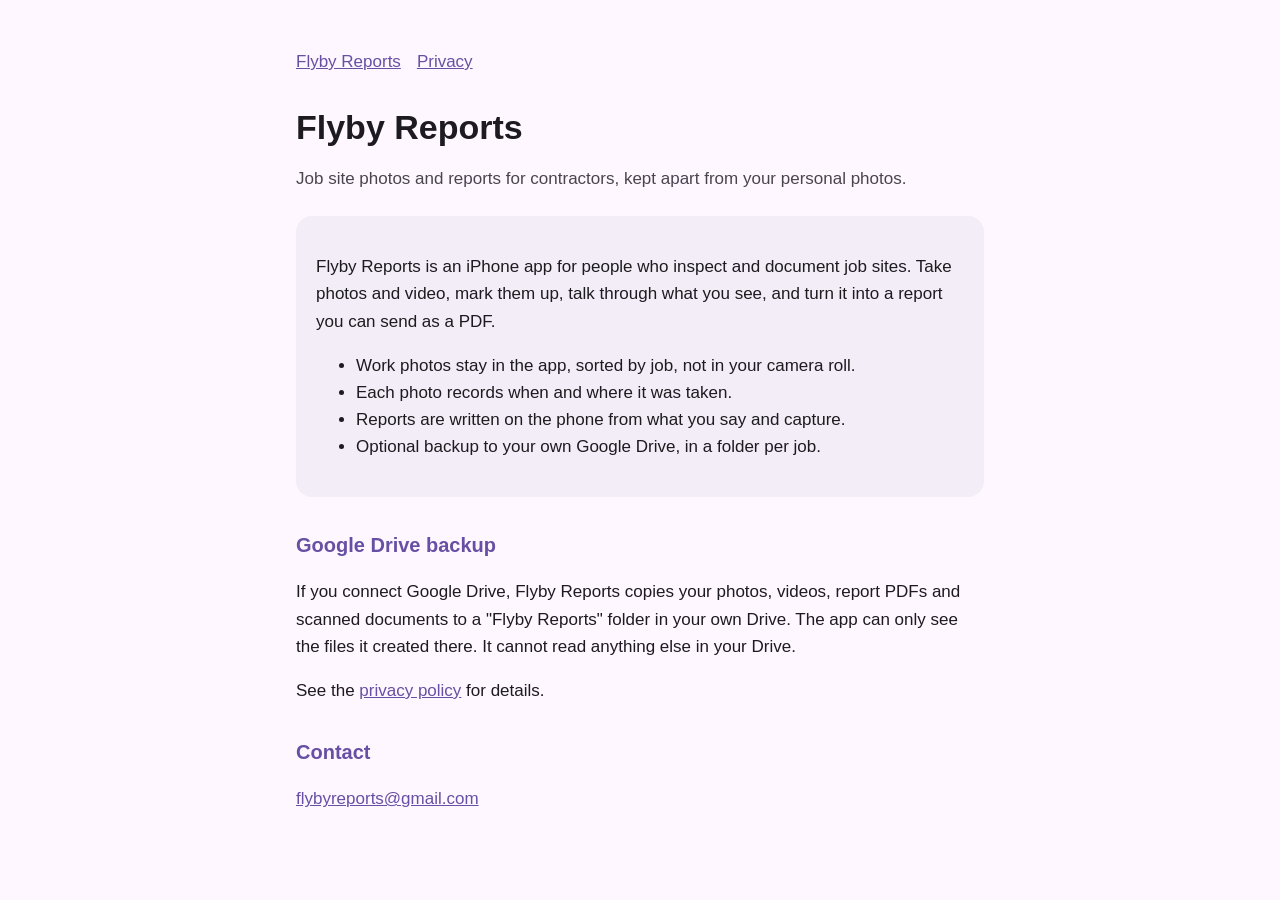
<file: index.html>
<!doctype html>
<html lang="en"><head><meta charset="utf-8"><meta name="viewport" content="width=device-width, initial-scale=1">
<title>Flyby Reports</title><link rel="stylesheet" href="style.css"></head>
<body><main>
<nav><a href="index.html">Flyby Reports</a><a href="privacy.html">Privacy</a></nav>
<h1>Flyby Reports</h1>
<p class="muted">Job site photos and reports for contractors, kept apart from your personal photos.</p>
<div class="card">
<p>Flyby Reports is an iPhone app for people who inspect and document job sites. Take photos and video, mark them up, talk through what you see, and turn it into a report you can send as a PDF.</p>
<ul>
<li>Work photos stay in the app, sorted by job, not in your camera roll.</li>
<li>Each photo records when and where it was taken.</li>
<li>Reports are written on the phone from what you say and capture.</li>
<li>Optional backup to your own Google Drive, in a folder per job.</li>
</ul>
</div>
<h2>Google Drive backup</h2>
<p>If you connect Google Drive, Flyby Reports copies your photos, videos, report PDFs and scanned documents to a "Flyby Reports" folder in your own Drive. The app can only see the files it created there. It cannot read anything else in your Drive.</p>
<p>See the <a href="privacy.html">privacy policy</a> for details.</p>
<h2>Contact</h2>
<p><a href="mailto:flybyreports@gmail.com">flybyreports@gmail.com</a></p>
</main></body></html>
</file>
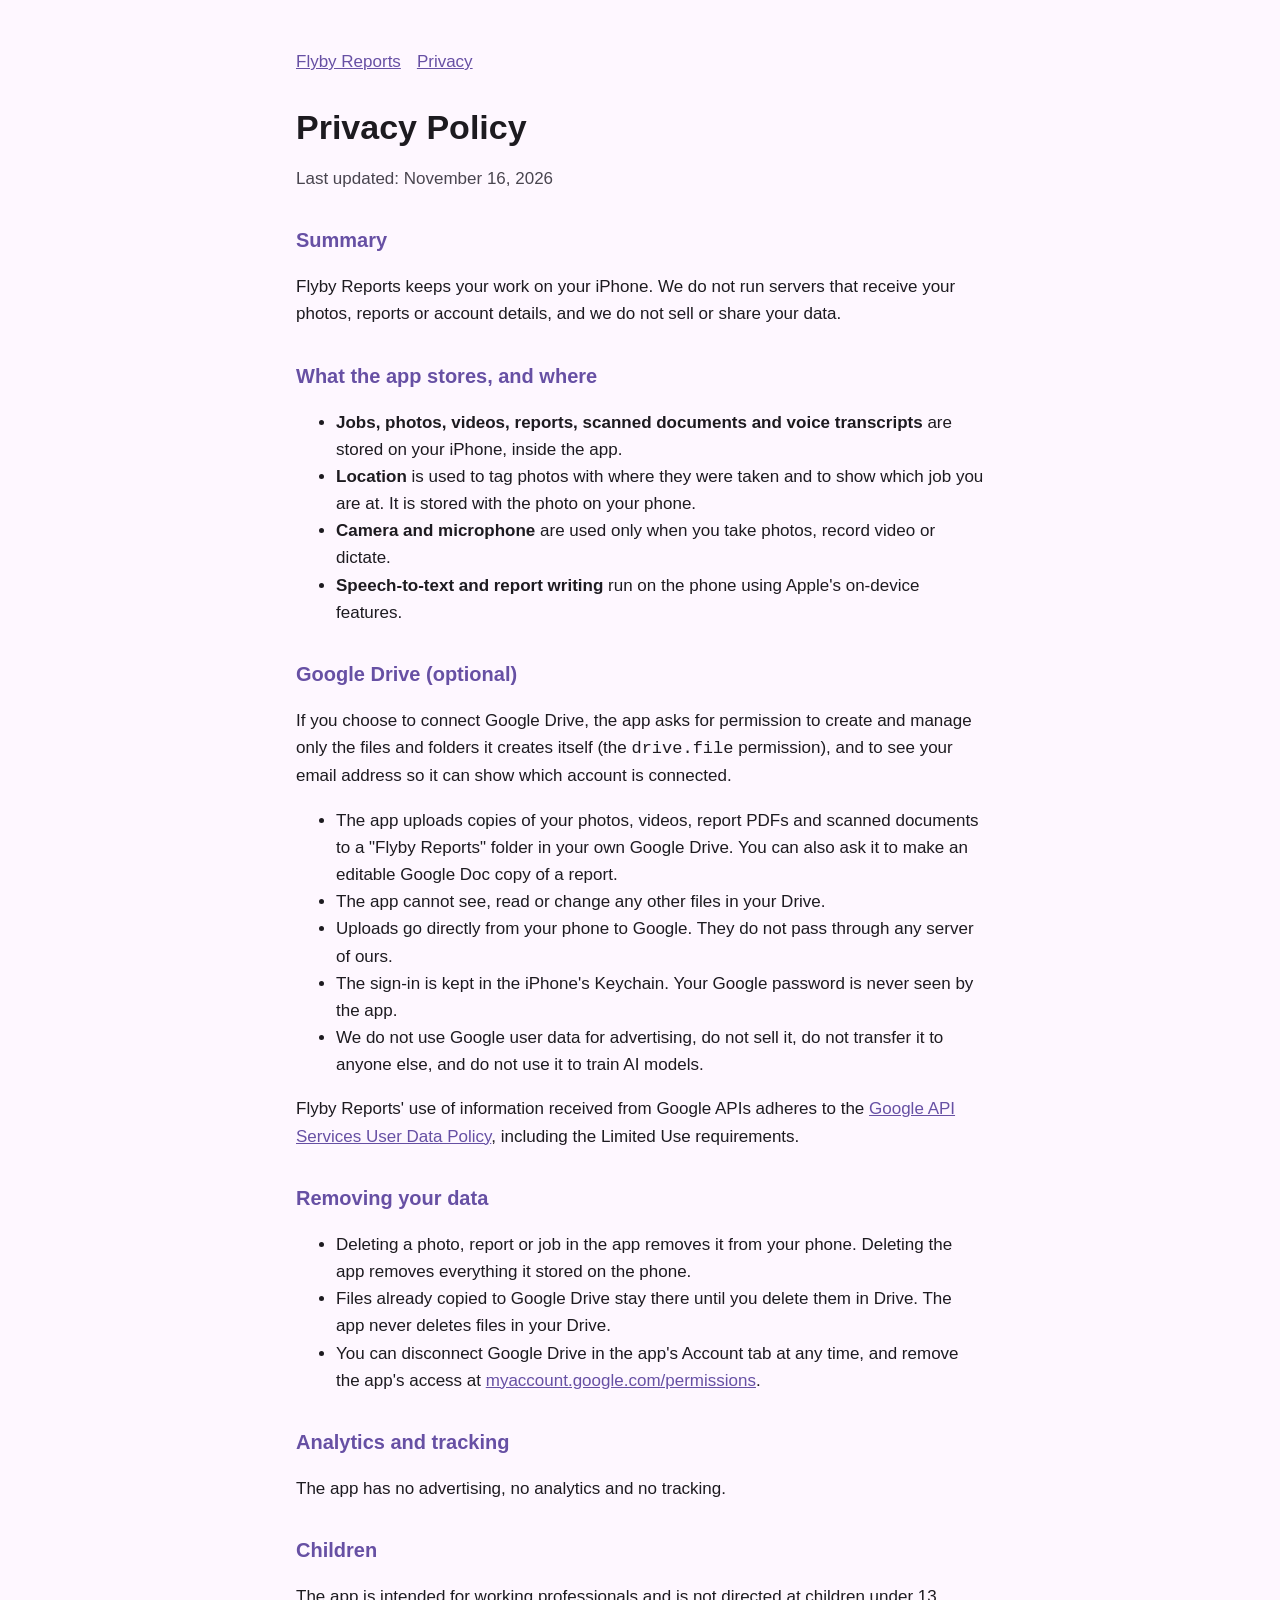
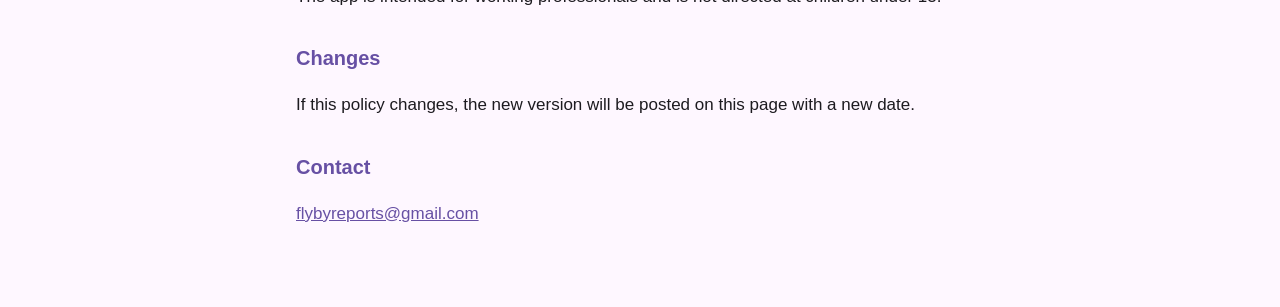
<file: privacy.html>
<!doctype html>
<html lang="en"><head><meta charset="utf-8"><meta name="viewport" content="width=device-width, initial-scale=1">
<title>Privacy Policy · Flyby Reports</title><link rel="stylesheet" href="style.css"></head>
<body><main>
<nav><a href="index.html">Flyby Reports</a><a href="privacy.html">Privacy</a></nav>
<h1>Privacy Policy</h1>
<p class="muted">Last updated: November 16, 2026</p>

<h2>Summary</h2>
<p>Flyby Reports keeps your work on your iPhone. We do not run servers that receive your photos, reports or account details, and we do not sell or share your data.</p>

<h2>What the app stores, and where</h2>
<ul>
<li><strong>Jobs, photos, videos, reports, scanned documents and voice transcripts</strong> are stored on your iPhone, inside the app.</li>
<li><strong>Location</strong> is used to tag photos with where they were taken and to show which job you are at. It is stored with the photo on your phone.</li>
<li><strong>Camera and microphone</strong> are used only when you take photos, record video or dictate.</li>
<li><strong>Speech-to-text and report writing</strong> run on the phone using Apple's on-device features.</li>
</ul>

<h2>Google Drive (optional)</h2>
<p>If you choose to connect Google Drive, the app asks for permission to create and manage only the files and folders it creates itself (the <code>drive.file</code> permission), and to see your email address so it can show which account is connected.</p>
<ul>
<li>The app uploads copies of your photos, videos, report PDFs and scanned documents to a "Flyby Reports" folder in your own Google Drive. You can also ask it to make an editable Google Doc copy of a report.</li>
<li>The app cannot see, read or change any other files in your Drive.</li>
<li>Uploads go directly from your phone to Google. They do not pass through any server of ours.</li>
<li>The sign-in is kept in the iPhone's Keychain. Your Google password is never seen by the app.</li>
<li>We do not use Google user data for advertising, do not sell it, do not transfer it to anyone else, and do not use it to train AI models.</li>
</ul>
<p>Flyby Reports' use of information received from Google APIs adheres to the <a href="https://developers.google.com/terms/api-services-user-data-policy">Google API Services User Data Policy</a>, including the Limited Use requirements.</p>

<h2>Removing your data</h2>
<ul>
<li>Deleting a photo, report or job in the app removes it from your phone. Deleting the app removes everything it stored on the phone.</li>
<li>Files already copied to Google Drive stay there until you delete them in Drive. The app never deletes files in your Drive.</li>
<li>You can disconnect Google Drive in the app's Account tab at any time, and remove the app's access at <a href="https://myaccount.google.com/permissions">myaccount.google.com/permissions</a>.</li>
</ul>

<h2>Analytics and tracking</h2>
<p>The app has no advertising, no analytics and no tracking.</p>

<h2>Children</h2>
<p>The app is intended for working professionals and is not directed at children under 13.</p>

<h2>Changes</h2>
<p>If this policy changes, the new version will be posted on this page with a new date.</p>

<h2>Contact</h2>
<p><a href="mailto:flybyreports@gmail.com">flybyreports@gmail.com</a></p>
</main></body></html>
</file>
<file: style.css>
:root { --bg:#FEF7FF; --fg:#1D1B20; --muted:#49454F; --brand:#6750A4; --card:#F3EDF7; }
@media (prefers-color-scheme: dark) { :root { --bg:#141218; --fg:#E6E0E9; --muted:#CAC4D0; --brand:#D0BCFF; --card:#211F26; } }
* { box-sizing: border-box; }
body { margin:0; background:var(--bg); color:var(--fg); font:17px/1.6 Roboto, -apple-system, "Segoe UI", sans-serif; }
main { max-width: 720px; margin: 0 auto; padding: 48px 16px 64px; }
h1 { font-size: 34px; line-height: 1.2; margin: 0 0 8px; }
h2 { font-size: 20px; margin: 32px 0 8px; color: var(--brand); }
p, li { color: var(--fg); } .muted { color: var(--muted); }
a { color: var(--brand); }
.card { background: var(--card); border-radius: 16px; padding: 20px; margin: 24px 0; }
nav { margin-bottom: 32px; font-weight: 500; } nav a { margin-right: 16px; }
</file>
